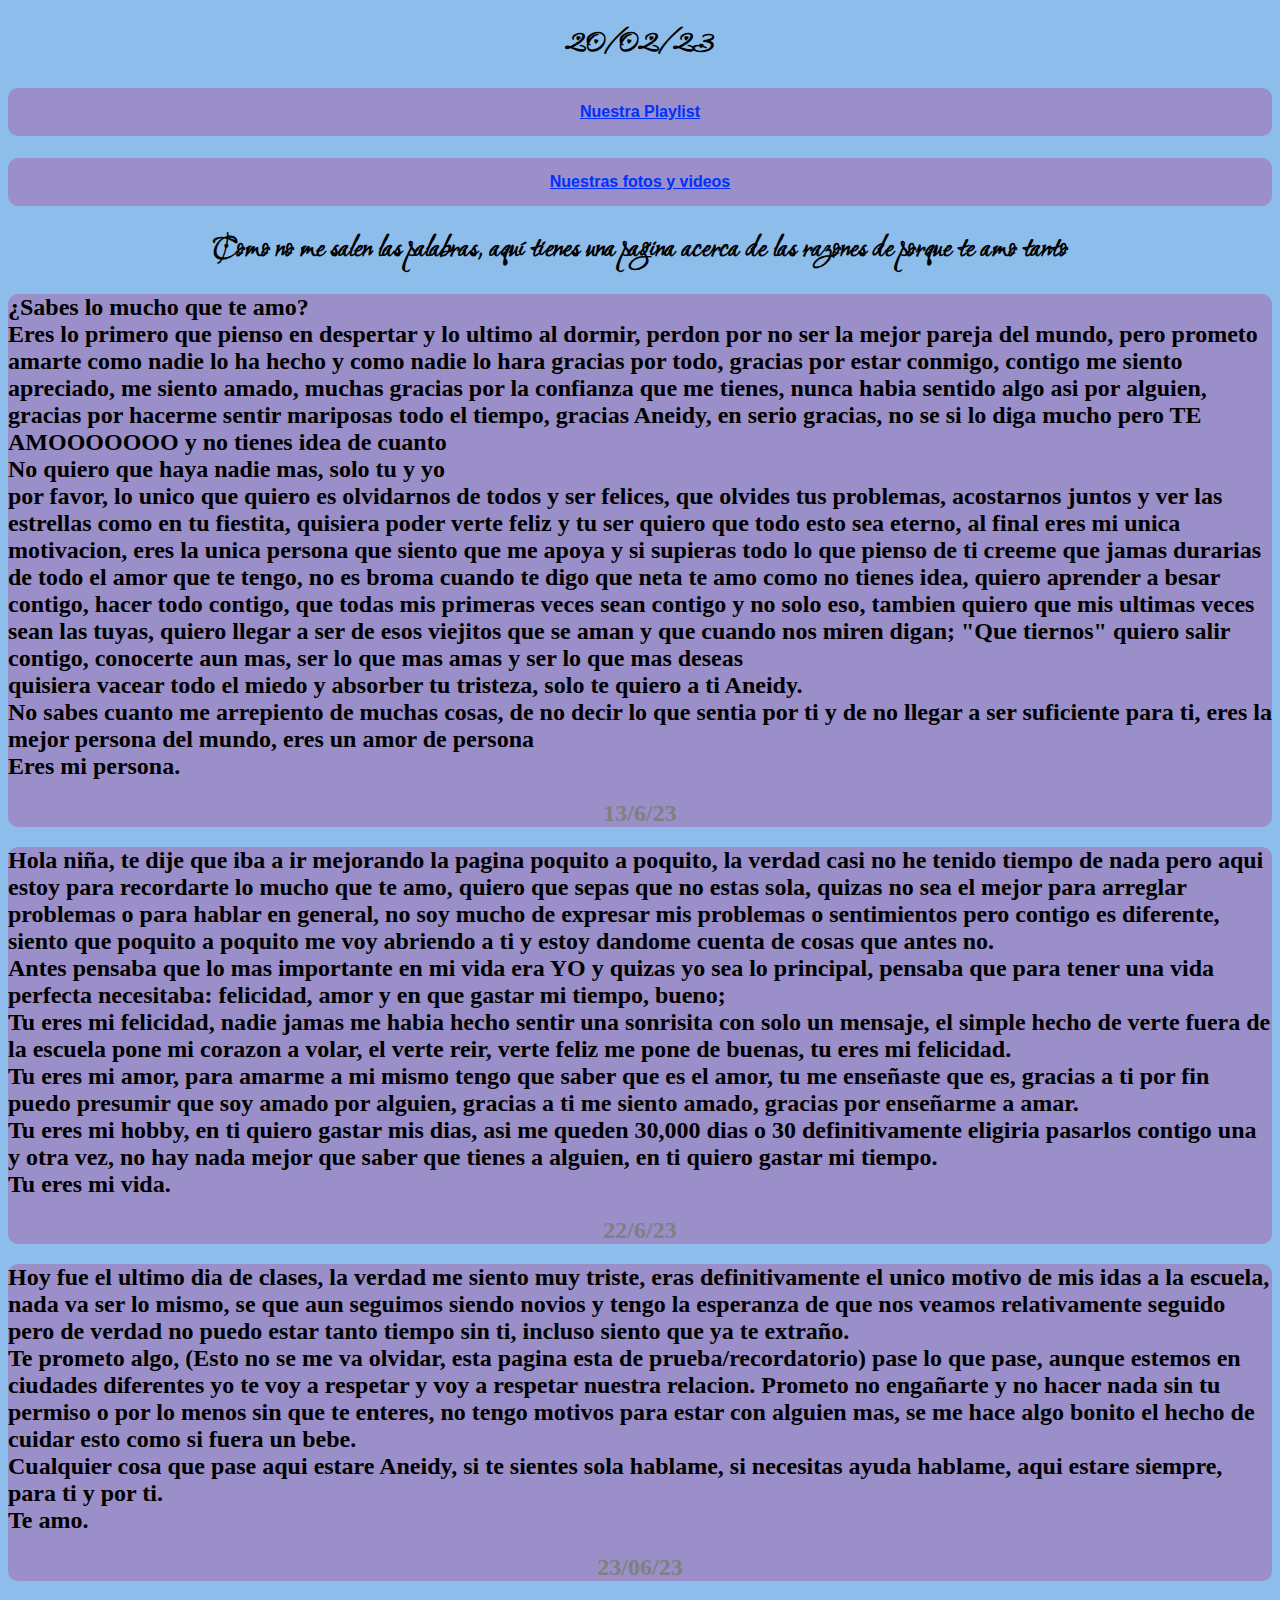
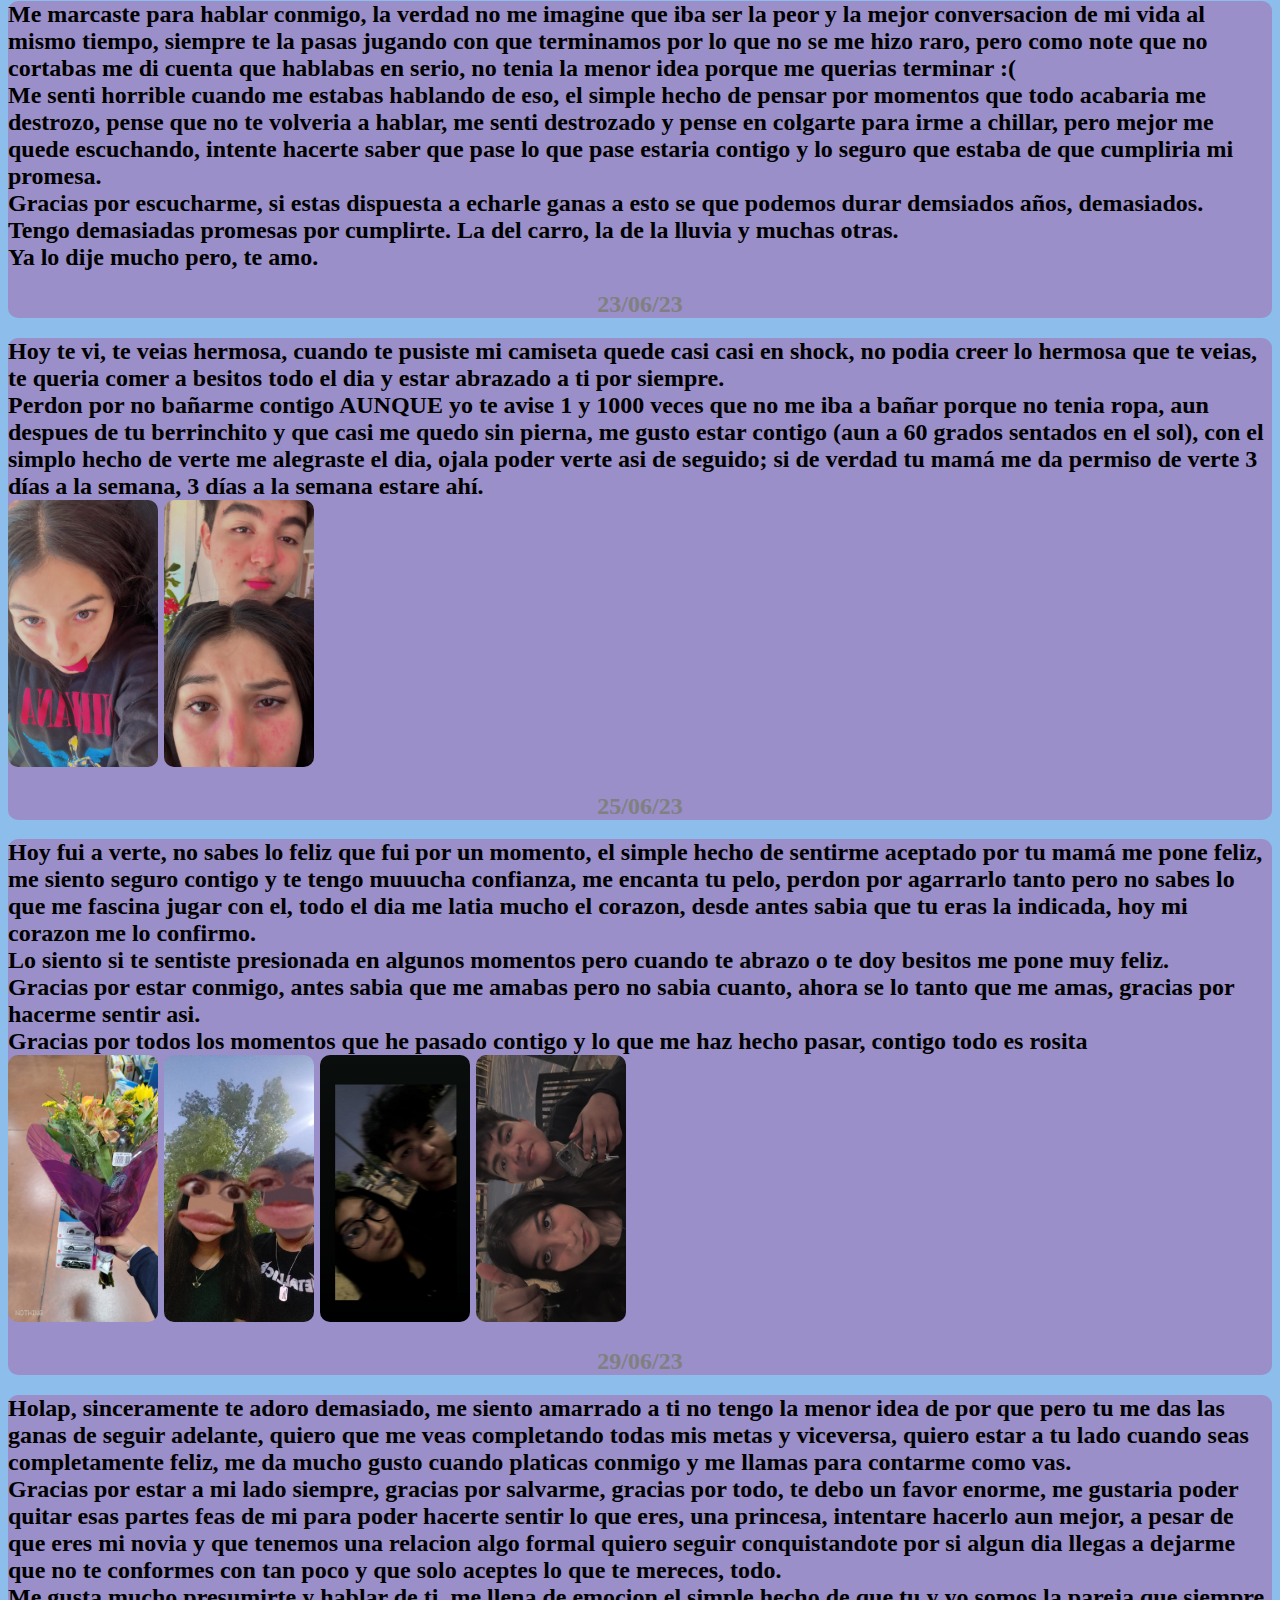
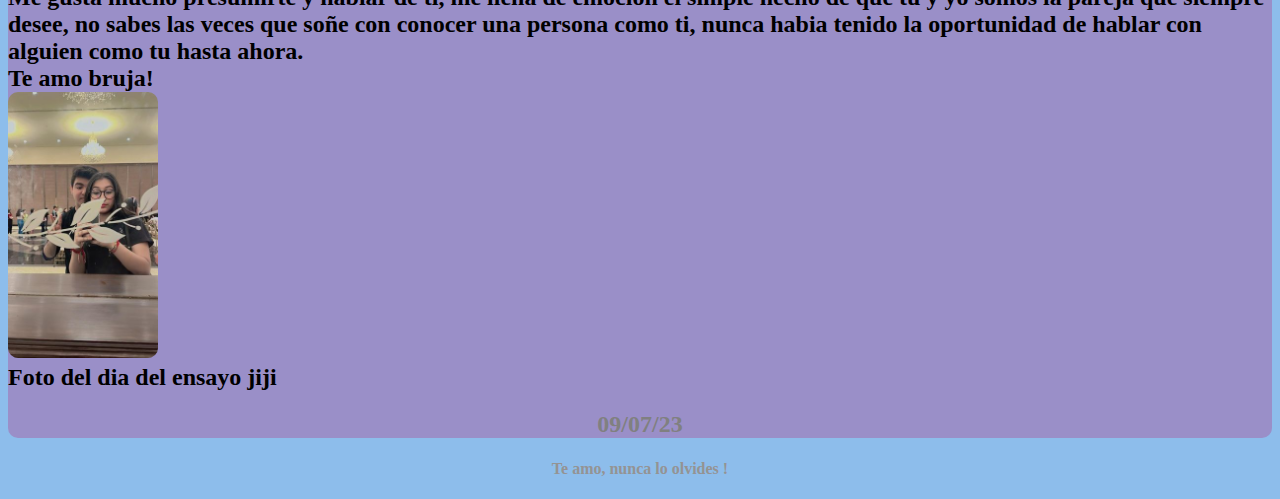
<file: antigua.html>
<!--

ü, é, á, í, ó, ú, ñ

no usar - o _ en <img> por GitHub 

-->
<!DOCTYPE html>
<html lang="es">
    <head>
        <meta charset="UTF-8">
        <meta name="viewport" content="width=device-width, initial-scale=1.0">
        <meta http-equiv="X-UA-Compatible" content="ie-edge">

        <link rel="preconnect" href="https://fonts.googleapis.com">
        <link rel="preconnect" href="https://fonts.gstatic.com" crossorigin>
        <link href="https://fonts.googleapis.com/css2?family=Nunito:wght@200&display=swap" rel="stylesheet">

        <link rel="icon" href="images\iconoa1.jpeg">
        <link rel="stylesheet" href="css.css">
    <title>20/02/23</title>
    </head>

    <body>
        <style>

a{
                display: block;
                width: 50;
                font-family: Arial;
                background-color: #9a8fc8;
                font-weight: 640;
                border-radius: 10px;
                padding: 15px 30px;
                margin: 150px 200;
                text-align: center;
            }

            body    {
                background-color:  #8dbdeb;
                font-family: 'Times New Roman';
            }
            
            
        </style>
<div style="font-family: loveAneidy" class="titulo"> 
    <h1 style="color:black">20/02/23</h1> 
</div>

<div style="font-family: loveAneidy;" class="subtitulo">
    <a style="color: rgb(0, 47, 255);"   href="https://open.spotify.com/playlist/7KQZsUtClUbr2rs9ZrdvWl?si=e7839b0cac2f47c4">Nuestra Playlist</a> <br>
</div> 
<div style="font-family: loveAneidy;" class="subtitulo">
    <a style="color: rgb(0, 47, 255);"   href="https://drive.google.com/drive/folders/1bqh5vItUquI9c0vtnLpm3S6XwyuO_Uhr?usp=sharing">Nuestras fotos y videos</a> 
</div>

<div style="font-family: loveAneidy;" class="subtitulo">
    <h1>Como no me salen las palabras, aquí tienes una pagina acerca de las razones de porque te amo tanto</h1>
</div>

<!---->
<div style="background: #9a8fc8;" class="Carta1">
         <h2 style="color: black;">¿Sabes lo mucho que te amo? <br/>
            Eres lo primero que pienso en despertar y lo ultimo al dormir, perdon por no ser la mejor pareja del mundo, pero prometo amarte como nadie lo ha hecho y como nadie lo hara
            gracias por todo, gracias por estar conmigo, contigo me siento apreciado, me siento amado, muchas gracias por la confianza que me tienes, nunca habia sentido algo asi por 
            alguien, gracias por hacerme sentir mariposas todo el tiempo, gracias Aneidy, en serio gracias, no se si lo diga mucho pero TE AMOOOOOOO 
            y no tienes idea de cuanto<br/>
            No quiero que haya nadie mas, solo tu y yo<br/> 
            por favor, lo unico que quiero es olvidarnos de todos y ser felices, que olvides tus problemas, acostarnos juntos y ver las estrellas como en tu fiestita, quisiera
            poder verte feliz y tu ser quiero que todo esto sea eterno, al final eres mi unica motivacion, eres la unica persona que siento que me apoya y si supieras todo lo que pienso de ti creeme que jamas 
            durarias de todo el amor que te tengo, no es broma cuando te digo que neta te amo como no tienes idea, quiero aprender a besar contigo, hacer todo contigo, que todas mis primeras veces sean contigo 
            y no solo eso, tambien quiero que mis ultimas veces sean las tuyas, quiero llegar a ser de esos viejitos que se aman y que cuando nos miren digan; "Que tiernos"
            quiero salir contigo, conocerte aun mas, ser lo que mas amas y ser lo que mas deseas<br/>
            quisiera vacear todo el miedo y absorber tu tristeza, solo te quiero a ti Aneidy.<br/>
            No sabes cuanto me arrepiento de muchas cosas, de no decir lo que sentia por ti y de no llegar a ser suficiente para ti, eres la mejor persona del mundo, eres un amor de persona <br/>
            Eres mi persona.<br/>
            <h2 style="color: gray; text-align: center"> 13/6/23</h2>  
         </h2>
</div>
<!---->
<!---->
<div style="background: #9a8fc8;" class="carta2">
         <h2 style="color:black">
            Hola niña, te dije que iba a ir mejorando la pagina poquito a poquito, la verdad casi no he tenido tiempo de nada pero aqui estoy para recordarte lo mucho que te amo,
            quiero que sepas que no estas sola, quizas no sea el mejor para arreglar problemas o para hablar en general, no soy mucho de expresar mis problemas o sentimientos 
            pero contigo es diferente, siento que poquito a poquito me voy abriendo a ti y estoy dandome cuenta de cosas que antes no. </br> 
            Antes pensaba que lo mas importante en mi vida era YO y quizas yo sea lo principal, pensaba que para tener una vida perfecta necesitaba: felicidad, amor y en que gastar mi 
            tiempo, bueno; </br>
            Tu eres mi felicidad, nadie jamas me habia hecho sentir una sonrisita con solo un mensaje, el simple hecho de verte fuera de la escuela pone mi corazon a volar, el verte reir, 
            verte feliz me pone de buenas, tu eres mi felicidad.</br>
            Tu eres mi amor, para amarme a mi mismo tengo que saber que es el amor, tu me enseñaste que es, gracias a ti por fin puedo presumir que soy amado por alguien, gracias a ti 
            me siento amado, gracias por enseñarme a amar. </br>
            Tu eres mi hobby, en ti quiero gastar mis dias, asi me queden 30,000 dias o 30 definitivamente eligiria pasarlos contigo una y otra vez, no hay nada mejor que saber que tienes
            a alguien, en ti quiero gastar mi tiempo. </br>
            Tu eres mi vida. <br> 
            <h2 style="color: gray; text-align: center"> 22/6/23</h2>        
         </h2>
</div>

<div style="background: #9a8fc8;" class="carta3">
    <h2 style="color: black">
        Hoy fue el ultimo dia de clases, la verdad me siento muy triste, eras definitivamente el unico motivo de mis idas a la escuela, nada va ser lo mismo, se que 
        aun seguimos siendo novios y tengo la esperanza de que nos veamos relativamente seguido pero de verdad no puedo estar tanto tiempo sin ti, incluso siento que ya te 
        extraño. </br>
        Te prometo algo, (Esto no se me va olvidar, esta pagina esta de prueba/recordatorio)
        pase lo que pase, aunque estemos en ciudades diferentes yo te voy a respetar y voy a respetar nuestra relacion. 
        Prometo no engañarte y no hacer nada sin tu permiso o por lo menos sin que te enteres, no tengo motivos para estar con alguien mas, se 
        me hace algo bonito el hecho de cuidar esto como si fuera un bebe.</br>
        Cualquier cosa que pase aqui estare Aneidy, si te sientes sola hablame, si necesitas ayuda hablame, aqui estare siempre, para ti y por ti.<br>
        Te amo.<br>
        <h2 style="color: gray; text-align: center"> 23/06/23</h2>
    </h2>
</div>

<div style="background: #9a8fc8;" class="carta4">
    <h2 style="color: black"> 
    Me marcaste para hablar conmigo, la verdad no me imagine que iba ser la peor y la mejor conversacion de mi vida al mismo tiempo, siempre te la pasas jugando con que terminamos 
    por lo que no se me hizo raro, pero como note que no cortabas me di cuenta que hablabas en serio, no tenia la menor idea porque me querias terminar :( <br>
    Me senti horrible cuando me estabas hablando de eso, el simple hecho de pensar por momentos que todo acabaria me destrozo, pense que no te volveria a hablar, me senti destrozado
    y pense en colgarte para irme a chillar, pero mejor me quede escuchando, intente hacerte saber que pase lo que pase estaria contigo y lo seguro que estaba de que cumpliria mi promesa. <br>
    Gracias por escucharme, si estas dispuesta a echarle ganas a esto se que podemos durar demsiados años, demasiados. <br>
    Tengo demasiadas promesas por cumplirte. La del carro, la de la lluvia y muchas otras. <br>
    Ya lo dije mucho pero, te amo. <br>
    <h2 style="color: gray; text-align: center">23/06/23</h2> 
    </h2>
</div>

<div style="background: #9a8fc8;" class="carta5">
    <h2>
        Hoy te vi, te veias hermosa, cuando te pusiste mi camiseta quede casi casi en shock, no podia creer lo hermosa que te veias, te queria comer a besitos todo el dia 
        y estar abrazado a ti por siempre. <br>
        Perdon por no bañarme contigo AUNQUE yo te avise 1 y 1000 veces que no me iba a bañar porque no tenia ropa, aun despues de tu berrinchito y que casi me quedo sin pierna,
        me gusto estar contigo (aun a 60 grados sentados en el sol), con el simplo hecho de verte me alegraste el dia, ojala poder verte asi de seguido; si de verdad tu mamá me da 
        permiso de verte 3 días a la semana, 3 días a la semana estare ahí.<br>
        <img src="images\carta5a1.jpg" width="150" alt="Foto tuya" style="border-radius: 10px;"> 
        <img src="images\carta5a2.jpg" width="150" alt="Foto de nosotros" style="border-radius: 10px;"> 
        <h2 style="color: gray; text-align: center;">25/06/23</h2> 
    </h2>
</div>

<div style="background: #9a8fc8;" class="carta6">
    <h2>
        Hoy fui a verte, no sabes lo feliz que fui por un momento, el simple hecho de sentirme aceptado por tu mamá me pone feliz, me siento seguro contigo y te tengo 
        muuucha confianza, me encanta tu pelo, perdon por agarrarlo tanto pero no sabes lo que me fascina jugar con el, todo el dia me latia mucho el corazon, desde antes 
        sabia que tu eras la indicada, hoy mi corazon me lo confirmo. <br> 
        Lo siento si te sentiste presionada en algunos momentos pero cuando te abrazo o te doy besitos me pone muy feliz. <br>
        Gracias por estar conmigo, antes sabia que me amabas pero no sabia cuanto, ahora se lo tanto que me amas, gracias por hacerme sentir asi.<br>
        Gracias por todos los momentos que he pasado contigo y lo que me haz hecho pasar, contigo todo es rosita <br>
        <img src="images\carta6a1.jpg" width="150" alt="Foto tuya" style="border-radius: 10px;"> 
        <img src="images\carta6a2.jpg" width="150" alt="Foto tuya" style="border-radius: 10px;"> 
        <img src="images\carta6a3.jpg" width="150" alt="Foto de nosotros" style="border-radius: 10px;"> 
        <img src="images\carta6a4.jpg" width="150" alt="Foto tuya" style="border-radius: 10px;"> 
        <h2 style="color: gray; text-align: center">29/06/23</h2> 
    </h2>
</div>

<div style="background: #9a8fc8;" class="carta7">
    <h2>
        Holap, sinceramente te adoro demasiado, me siento amarrado a ti no tengo la menor idea de por que pero tu me das las ganas de seguir adelante, quiero que me veas 
        completando todas mis metas y viceversa, quiero estar a tu lado cuando seas completamente feliz, me da mucho gusto cuando platicas conmigo y me llamas para contarme como vas.<br>
        Gracias por estar a mi lado siempre, gracias por salvarme, gracias por todo, te debo un favor enorme, me gustaria poder quitar esas partes feas de mi para poder 
        hacerte sentir lo que eres, una princesa, intentare hacerlo aun mejor, a pesar de que eres mi novia y que tenemos una relacion algo formal quiero seguir conquistandote 
        por si algun dia llegas a dejarme que no te conformes con tan poco y que solo aceptes lo que te mereces, todo.<br>
        Me gusta mucho presumirte y hablar de ti, me llena de emocion el simple hecho de que tu y yo somos la pareja que siempre desee, no sabes las veces 
        que soñe con conocer una persona como ti, nunca habia tenido la oportunidad de hablar con alguien como tu hasta ahora.<br>
        Te amo bruja! <br>
        <img src="images\carta7a1.jpg" width="150" alt="Foto de nosotros" style="border-radius: 10px;"> <br>
        Foto del dia del ensayo jiji
        <h2 style="color: gray; text-align: center">09/07/23</h2> 
    </h2>
</div>

<h4 style="color: rgb(148, 147, 147); text-align: center;">Te amo, nunca lo olvides !</h4> 

    </body>
</html>
<!--

ü, é, á, í, ó, ú, ñ

no usar - o _ en <img> por GitHub

<div> <h5 style="color: gray; text-align: center">3:30 PM</h5> </div> ------ Para poner hora en las cartas (arriba)

-->
</file>
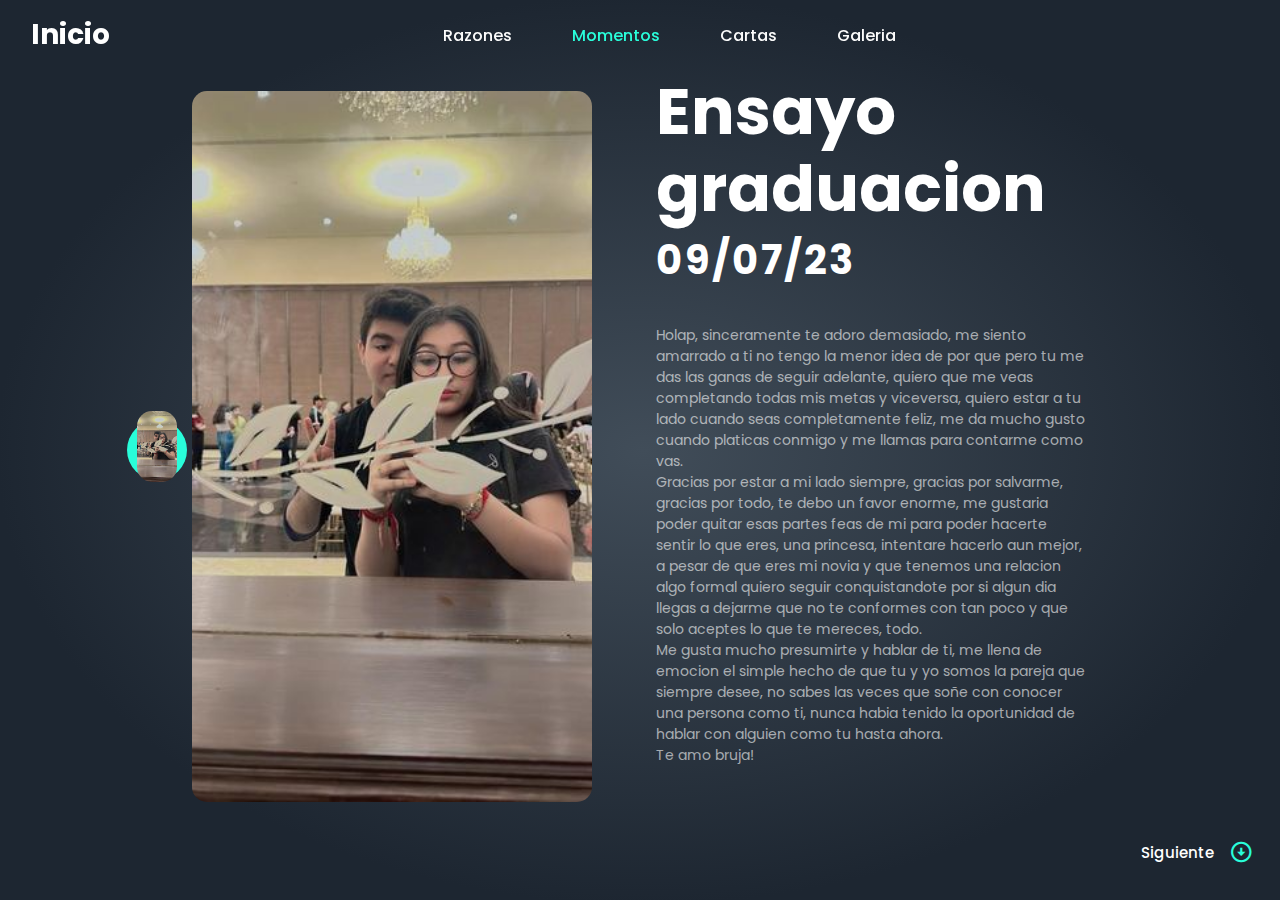
<file: carta3.html>
<!DOCTYPE html>
<html>
    <head>
        <meta charset="UTF-8">
        <meta name="viewport" content="width=device-width, initial-scale=1">
        <Title>Galeria</Title>

        <link rel="stylesheet"
        href="https://cdn.jsdelivr.net/npm/boxicons@latest/css/boxicons.min.css">

<!--CSS Link-->
        <link rel="stylesheet" type="text/css" href="css\galeria.css">
<!--Box icon-->
<!--Google fonts-->
        <link rel="preconnect" href="https://fonts.googleapis.com">
        <link rel="preconnect" href="https://fonts.gstatic.com" crossorigin>
        <link href="https://fonts.googleapis.com/css2?family=Poppins:wght@600&display=swap" rel="stylesheet">
    </head>
<!--Cuerpo-->
    <body>
        <header>
            <a href="index.html" class="logo"><i class="ri-heart-fill"></i>Inicio</a>

            <ul class="navbar">
                <li><a href="razones.html">Razones</a></li>
                <li><a href="momentos.html" class="active">Momentos</a></li>
                <li><a href="cartas.html">Cartas</a></li>
                <li><a href="galeria.html">Galeria</a></li>
            </ul>

            <div class="header-icons"> 
                <i class=''></i>
            </div class="bx bx-menu" id="menu-icon">
        </header>
<!--Home1-->
        <section class="home">
            <div class="home-img">
                <img src="images/carta7a1.jpg" class="one" width="400" style="border-radius: 15px;">
            </div>

            <div class="home-text">
                <h1>Ensayo graduacion</h1>
                <h3>09/07/23</h3>
                <h5>Holap, sinceramente te adoro demasiado, me siento amarrado a ti no tengo la menor idea de por que pero tu me das las ganas de seguir adelante, quiero que me veas 
                    completando todas mis metas y viceversa, quiero estar a tu lado cuando seas completamente feliz, me da mucho gusto cuando platicas conmigo y me llamas para contarme como vas.<br>
                    Gracias por estar a mi lado siempre, gracias por salvarme, gracias por todo, te debo un favor enorme, me gustaria poder quitar esas partes feas de mi para poder 
                    hacerte sentir lo que eres, una princesa, intentare hacerlo aun mejor, a pesar de que eres mi novia y que tenemos una relacion algo formal quiero seguir conquistandote 
                    por si algun dia llegas a dejarme que no te conformes con tan poco y que solo aceptes lo que te mereces, todo.<br>
                    Me gusta mucho presumirte y hablar de ti, me llena de emocion el simple hecho de que tu y yo somos la pareja que siempre desee, no sabes las veces 
                    que soñe con conocer una persona como ti, nunca habia tenido la oportunidad de hablar con alguien como tu hasta ahora.<br>
                    Te amo bruja!</h5> 

            </div>
        </section>
<!--Fotos chiquitas-->
        <div class="main">
            <div class="row">
                <li><img src="images/carta7a1.jpg" width="400" style="border-radius: 15px;" onclick="slider('images/carta7a1.jpg')"></li>
            </div>
        </div>

        <a href="carta4.html" class="bottom">Siguiente<i class='bx bx-down-arrow-circle'></i></a>

        <script type="text/javascript">
            function slider(anything){ 
            document.querySelector('.one').src = anything;
            }; 

            let menu = document.querySelector('#menu-icon')
            let navbar = document.querySelector('.navbar')

            menu.onclick = () => {
                menu.classList.toggle('bx-x')
                navbar.classList.toggle('open')
            }
        </script>
    </body>
</html>
</file>
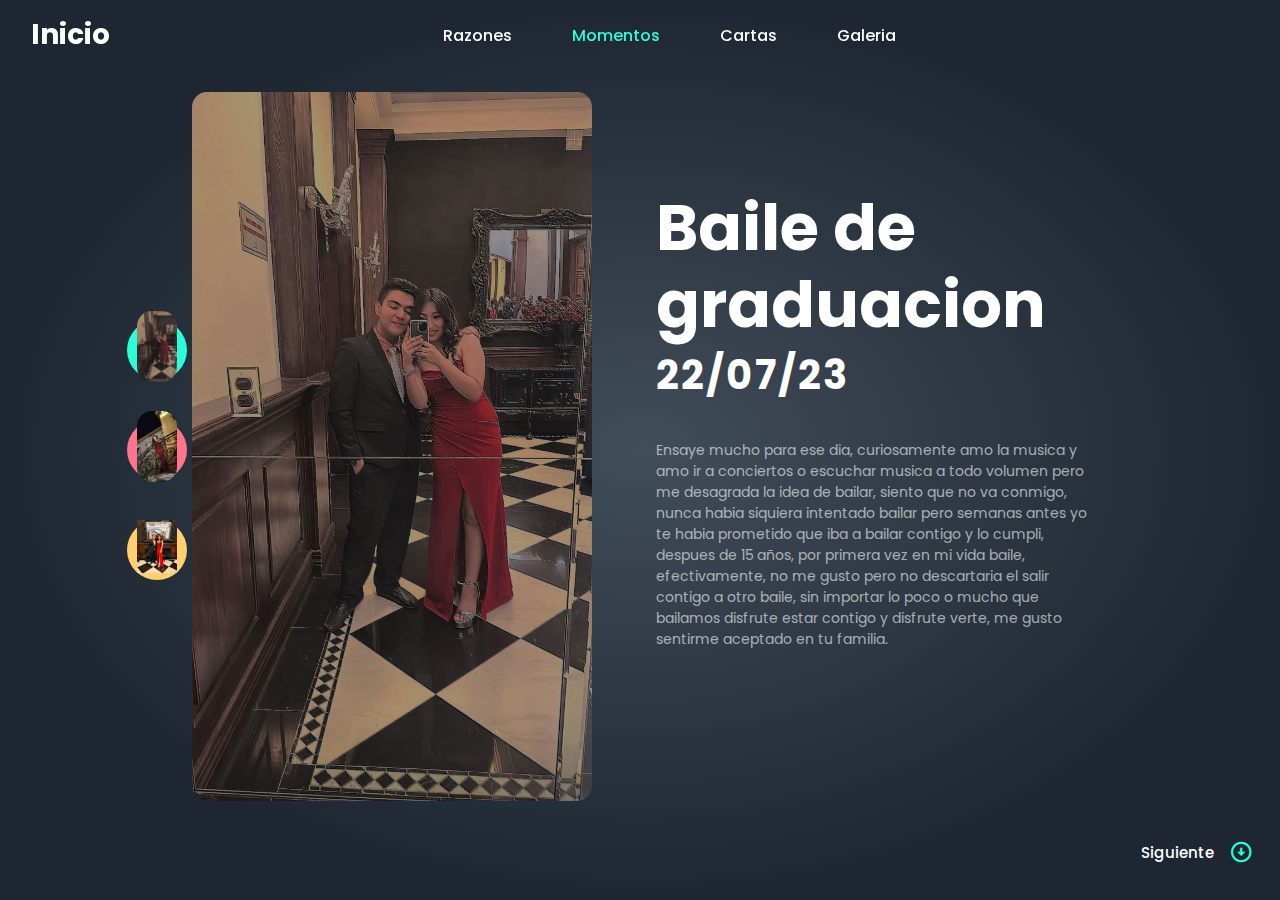
<file: carta4.html>
<!DOCTYPE html>
<html>
    <head>
        <meta charset="UTF-8">
        <meta name="viewport" content="width=device-width, initial-scale=1">
        <Title>Galeria</Title>

        <link rel="stylesheet"
        href="https://cdn.jsdelivr.net/npm/boxicons@latest/css/boxicons.min.css">

<!--CSS Link-->
        <link rel="stylesheet" type="text/css" href="css\galeria.css">
<!--Box icon-->
<!--Google fonts-->
        <link rel="preconnect" href="https://fonts.googleapis.com">
        <link rel="preconnect" href="https://fonts.gstatic.com" crossorigin>
        <link href="https://fonts.googleapis.com/css2?family=Poppins:wght@600&display=swap" rel="stylesheet">
    </head>
<!--Cuerpo-->
    <body>
        <header>
            <a href="index.html" class="logo"><i class="ri-heart-fill"></i>Inicio</a>

            <ul class="navbar">
                <li><a href="razones.html">Razones</a></li>
                <li><a href="momentos.html" class="active">Momentos</a></li>
                <li><a href="cartas.html">Cartas</a></li>
                <li><a href="galeria.html">Galeria</a></li>
            </ul>

            <div class="header-icons"> 
                <i class=''></i>
            </div class="bx bx-menu" id="menu-icon">
        </header>
<!--Home1-->
        <section class="home">
            <div class="home-img">
                <img src="images\carta8a2.jpg" class="one" width="400" style="border-radius: 15px;">
            </div>

            <div class="home-text">
                <h1>Baile de graduacion</h1>
                <h3>22/07/23</h3>
                <h5>Ensaye mucho para ese dia, curiosamente amo la musica y amo ir a conciertos o escuchar musica a todo volumen pero me desagrada la idea de bailar, siento que 
                    no va conmigo, nunca habia siquiera intentado bailar pero semanas antes yo te habia prometido que iba a bailar contigo y lo cumpli, despues de 15 años, por 
                    primera vez en mi vida baile, efectivamente, no me gusto pero no descartaria el salir contigo a otro baile, sin importar lo poco o mucho que bailamos disfrute estar contigo
                    y disfrute verte, me gusto sentirme aceptado en tu familia. 
                </h5> 

            </div>
        </section>
<!--Fotos chiquitas-->
<div class="main">
    <div class="row">
        <li><img src="images\carta8a2.jpg" width="400" style="border-radius: 15px;" onclick="slider('images/carta8a2.jpg')"></li>
    </div>

    <div class="row row2">
        <li><img src="images\carta8a1.jpg" width="400" style="border-radius: 15px;" onclick="slider('images/carta8a1.jpg')"></li>
    </div>

    <div class="row row3">
        <li><img src="images\carta8a3.jpg" onclick="slider('images/carta8a3.jpg')"></li>
    </div>
</div>
        <a href="carta5.html" class="bottom">Siguiente<i class='bx bx-down-arrow-circle'></i></a>

        <script type="text/javascript">
            function slider(anything){ 
            document.querySelector('.one').src = anything;
            }; 

            let menu = document.querySelector('#menu-icon')
            let navbar = document.querySelector('.navbar')

            menu.onclick = () => {
                menu.classList.toggle('bx-x')
                navbar.classList.toggle('open')
            }
        </script>
    </body>
</html>
</file>
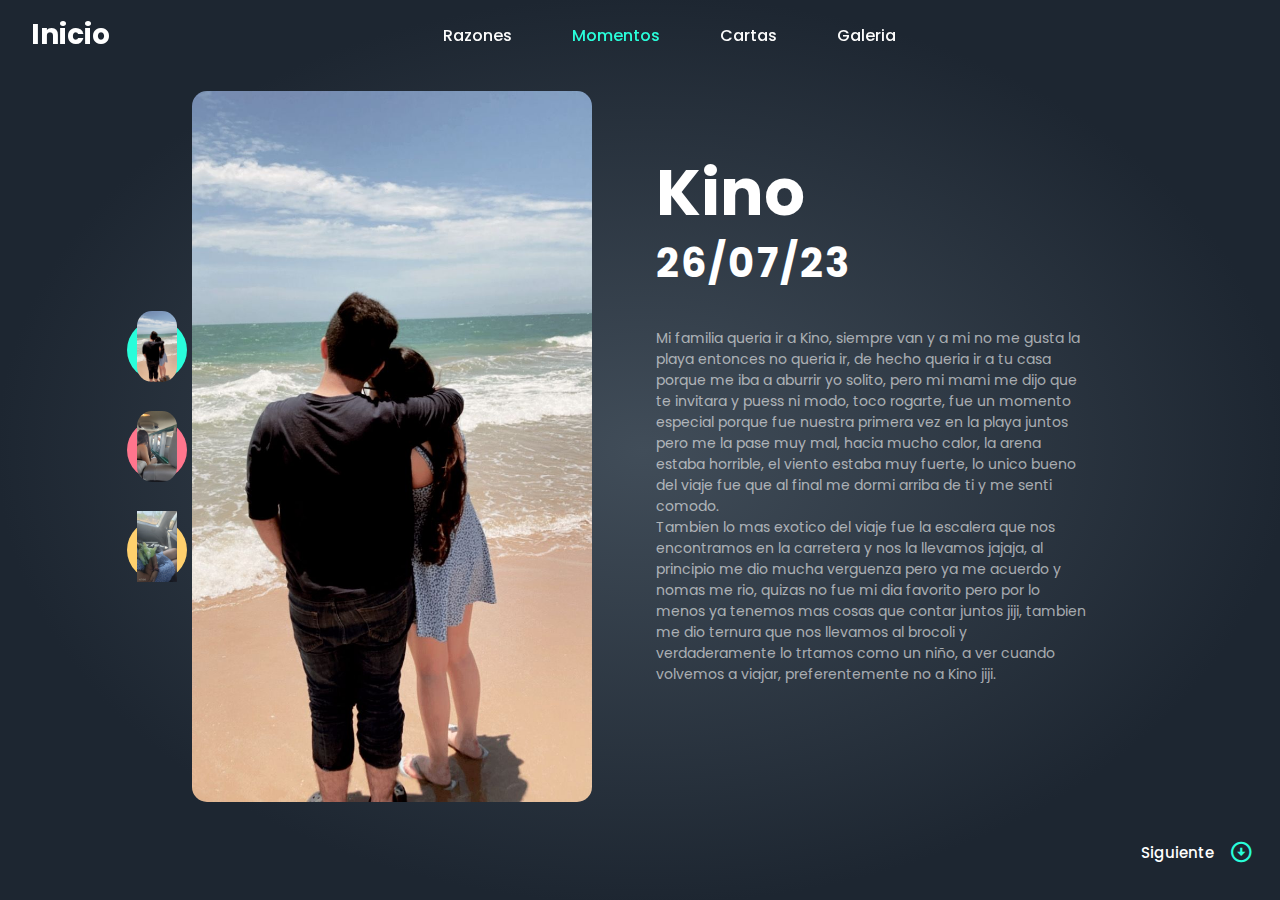
<file: carta5.html>
<!DOCTYPE html>
<html>
    <head>
        <meta charset="UTF-8">
        <meta name="viewport" content="width=device-width, initial-scale=1">
        <Title>Galeria</Title>

        <link rel="stylesheet"
        href="https://cdn.jsdelivr.net/npm/boxicons@latest/css/boxicons.min.css">

<!--CSS Link-->
        <link rel="stylesheet" type="text/css" href="css\galeria.css">
<!--Box icon-->
<!--Google fonts-->
        <link rel="preconnect" href="https://fonts.googleapis.com">
        <link rel="preconnect" href="https://fonts.gstatic.com" crossorigin>
        <link href="https://fonts.googleapis.com/css2?family=Poppins:wght@600&display=swap" rel="stylesheet">
    </head>
<!--Cuerpo-->
    <body>
        <header>
            <a href="index.html" class="logo"><i class="ri-heart-fill"></i>Inicio</a>

            <ul class="navbar">
                <li><a href="razones.html">Razones</a></li>
                <li><a href="momentos.html" class="active">Momentos</a></li>
                <li><a href="cartas.html">Cartas</a></li>
                <li><a href="galeria.html">Galeria</a></li>
            </ul>

            <div class="header-icons"> 
                <i class=''></i>
            </div class="bx bx-menu" id="menu-icon">
        </header>
<!--Home1-->
        <section class="home">
            <div class="home-img">
                <img src="images\carta9a1.jpg" class="one" width="400" style="border-radius: 15px;">
            </div>

            <div class="home-text">
                <h1>Kino</h1>
                <h3>26/07/23</h3>
                <h5>Mi familia queria ir a Kino, siempre van y a mi no me gusta la playa entonces no queria ir, de hecho queria ir a tu casa porque me iba a aburrir yo solito, pero 
                    mi mami me dijo que te invitara y puess ni modo, toco rogarte, fue un momento especial porque fue nuestra primera vez en la playa juntos pero me la pase muy mal, hacia 
                    mucho calor, la arena estaba horrible, el viento estaba muy fuerte, lo unico bueno del viaje fue que al final me dormi arriba de ti y me senti comodo. <br>
                    Tambien lo mas exotico del viaje fue la escalera que nos encontramos en la carretera y nos la llevamos jajaja, al principio me dio mucha verguenza pero ya me acuerdo y 
                    nomas me rio, quizas no fue mi dia favorito pero por lo menos ya tenemos mas cosas que contar juntos jiji, tambien me dio ternura que nos llevamos al brocoli y verdaderamente 
                    lo trtamos como un niño, a ver cuando volvemos a viajar, preferentemente no a Kino jiji.
                </h5> 

            </div>
        </section>
<!--Fotos chiquitas-->
<div class="main">
    <div class="row">
        <li><img src="images\carta9a1.jpg" width="400" style="border-radius: 15px;" onclick="slider('images/carta9a1.jpg')"></li>
    </div>

    <div class="row row2">
        <li><img src="images\carta9a3.jpg" width="400" style="border-radius: 15px;" onclick="slider('images/carta9a3.jpg')"></li>
    </div>

    <div class="row row3">
        <li><img src="images\carta9a2.jpg" onclick="slider('images/carta9a2.jpg')"></li>
    </div>
</div>
        <a href="carta6.html" class="bottom">Siguiente<i class='bx bx-down-arrow-circle'></i></a>

        <script type="text/javascript">
            function slider(anything){ 
            document.querySelector('.one').src = anything;
            }; 

            let menu = document.querySelector('#menu-icon')
            let navbar = document.querySelector('.navbar')

            menu.onclick = () => {
                menu.classList.toggle('bx-x')
                navbar.classList.toggle('open')
            }
        </script>
    </body>
</html>
</file>
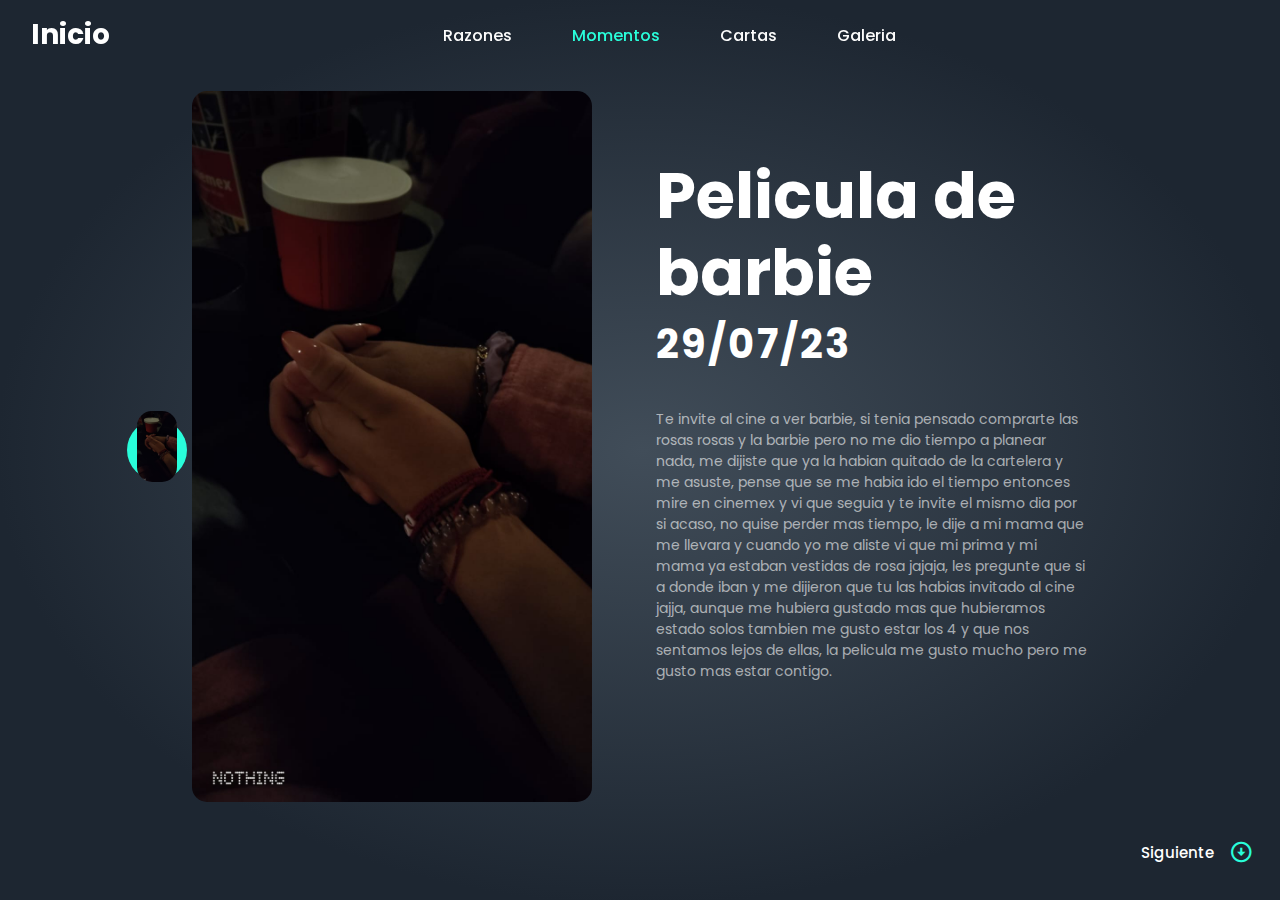
<file: carta6.html>
<!DOCTYPE html>
<html>
    <head>
        <meta charset="UTF-8">
        <meta name="viewport" content="width=device-width, initial-scale=1">
        <Title>Galeria</Title>

        <link rel="stylesheet"
        href="https://cdn.jsdelivr.net/npm/boxicons@latest/css/boxicons.min.css">

<!--CSS Link-->
        <link rel="stylesheet" type="text/css" href="css\galeria.css">
<!--Box icon-->
<!--Google fonts-->
        <link rel="preconnect" href="https://fonts.googleapis.com">
        <link rel="preconnect" href="https://fonts.gstatic.com" crossorigin>
        <link href="https://fonts.googleapis.com/css2?family=Poppins:wght@600&display=swap" rel="stylesheet">
    </head>
<!--Cuerpo-->
    <body>
        <header>
            <a href="index.html" class="logo"><i class="ri-heart-fill"></i>Inicio</a>

            <ul class="navbar">
                <li><a href="razones.html">Razones</a></li>
                <li><a href="momentos.html" class="active">Momentos</a></li>
                <li><a href="cartas.html">Cartas</a></li>
                <li><a href="galeria.html">Galeria</a></li>
            </ul>

            <div class="header-icons"> 
                <i class=''></i>
            </div class="bx bx-menu" id="menu-icon">
        </header>
<!--Home1-->
        <section class="home">
            <div class="home-img">
                <img src="images\carta10a1.jpg" class="one" width="400" style="border-radius: 15px;">
            </div>

            <div class="home-text">
                <h1>Pelicula de barbie</h1>
                <h3>29/07/23</h3>
                <h5>Te invite al cine a ver barbie, si tenia pensado comprarte las rosas rosas y la barbie pero no me dio tiempo a planear nada, me dijiste que ya la habian 
                    quitado de la cartelera y me asuste, pense que se me habia ido el tiempo entonces mire en cinemex y vi que seguia y te invite el mismo dia por si acaso, no 
                    quise perder mas tiempo, le dije a mi mama que me llevara y cuando yo me aliste vi que mi prima y mi mama ya estaban vestidas de rosa jajaja, les pregunte que 
                    si a donde iban y me dijieron que tu las habias invitado al cine jajja, aunque me hubiera gustado mas que hubieramos estado solos tambien me gusto estar los 4 y que 
                nos sentamos lejos de ellas, la pelicula me gusto mucho pero me gusto mas estar contigo.  </h5> 

            </div>
        </section>
<!--Fotos chiquitas-->
        <div class="main">
            <div class="row">
                <li><img src="images\carta10a1.jpg" width="400" style="border-radius: 15px;" onclick="slider('images/carta10a1.jpg')"></li>
            </div>
        </div>

        <a href="carta7.html" class="bottom">Siguiente<i class='bx bx-down-arrow-circle'></i></a>

        <script type="text/javascript">
            function slider(anything){ 
            document.querySelector('.one').src = anything;
            }; 

            let menu = document.querySelector('#menu-icon')
            let navbar = document.querySelector('.navbar')

            menu.onclick = () => {
                menu.classList.toggle('bx-x')
                navbar.classList.toggle('open')
            }
        </script>
    </body>
</html>
</file>
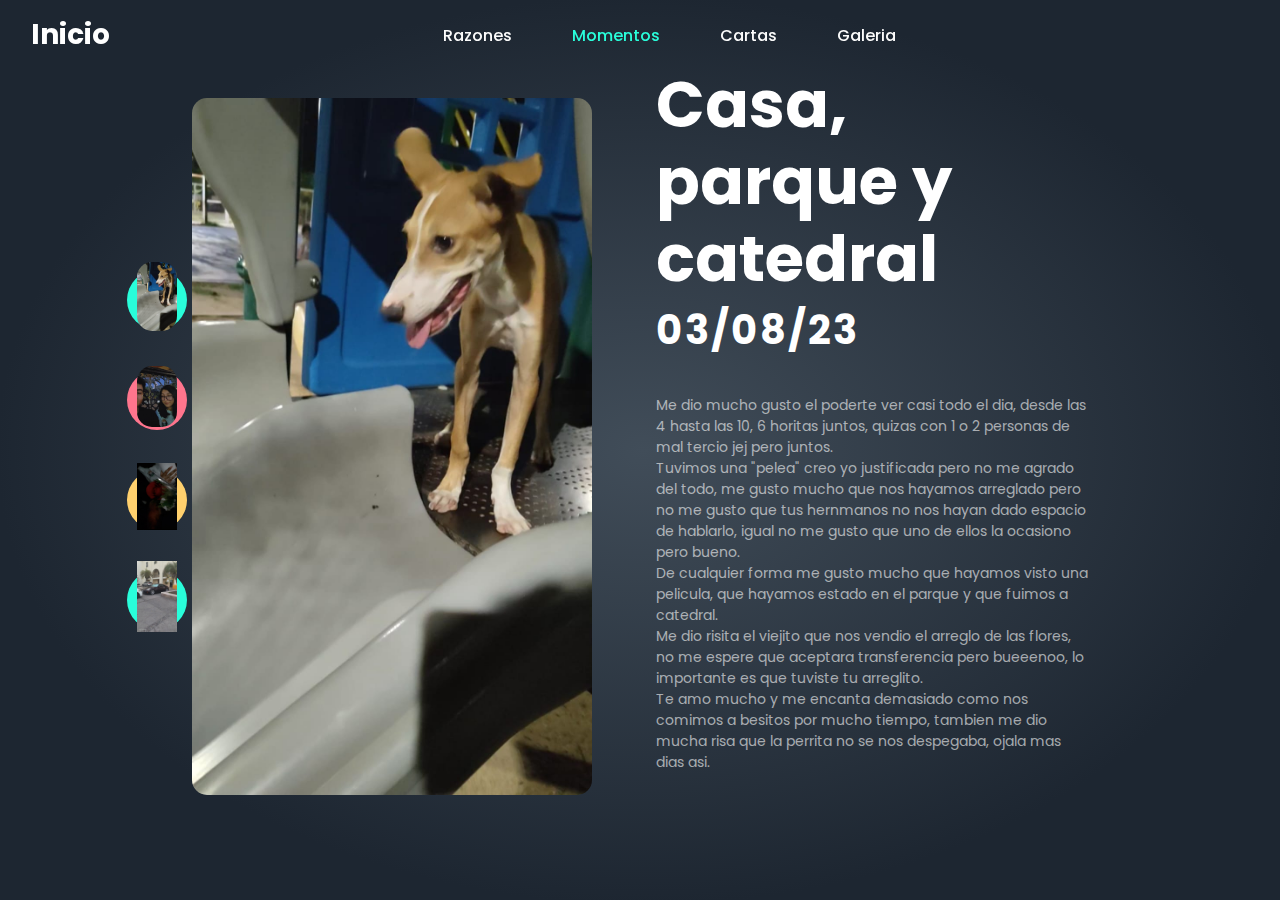
<file: carta7.html>
<!DOCTYPE html>
<html>
    <head>
        <meta charset="UTF-8">
        <meta name="viewport" content="width=device-width, initial-scale=1">
        <Title>Galeria</Title>

        <link rel="stylesheet"
        href="https://cdn.jsdelivr.net/npm/boxicons@latest/css/boxicons.min.css">

<!--CSS Link-->
        <link rel="stylesheet" type="text/css" href="css\galeria.css">
<!--Box icon-->
<!--Google fonts-->
        <link rel="preconnect" href="https://fonts.googleapis.com">
        <link rel="preconnect" href="https://fonts.gstatic.com" crossorigin>
        <link href="https://fonts.googleapis.com/css2?family=Poppins:wght@600&display=swap" rel="stylesheet">
    </head>
<!--Cuerpo-->
    <body>
        <header>
            <a href="index.html" class="logo"><i class="ri-heart-fill"></i>Inicio</a>

            <ul class="navbar">
                <li><a href="razones.html">Razones</a></li>
                <li><a href="momentos.html" class="active">Momentos</a></li>
                <li><a href="cartas.html">Cartas</a></li>
                <li><a href="galeria.html">Galeria</a></li>
            </ul>

            <div class="header-icons"> 
                <i class=''></i>
            </div class="bx bx-menu" id="menu-icon">
        </header>
<!--Home1-->
        <section class="home">
            <div class="home-img">
                <img src="images\carta11a1.jpg" class="one" width="400" style="border-radius: 15px;">
            </div>

            <div class="home-text">
                <h1>Casa, parque y catedral</h1>
                <h3>03/08/23</h3>
                <h5>Me dio mucho gusto el poderte ver casi todo el dia, desde las 4 hasta las 10, 6 horitas juntos, quizas con 1 o 2 personas de mal tercio jej pero juntos.<br>
                    Tuvimos una "pelea" creo yo justificada pero no me agrado del todo, me gusto mucho que nos hayamos arreglado pero no me gusto que tus hernmanos no nos hayan 
                    dado espacio de hablarlo, igual no me gusto que uno de ellos la ocasiono pero bueno. <br> 
                    De cualquier forma me gusto mucho que hayamos visto una pelicula, que hayamos estado en el parque y que fuimos a catedral.<br>
                    Me dio risita el viejito que nos vendio el arreglo de las flores, no me espere que aceptara transferencia pero bueeenoo, lo importante es que tuviste tu arreglito. <br>
                    Te amo mucho y me encanta demasiado como nos comimos a besitos por mucho tiempo, tambien me dio mucha risa que la perrita no se nos despegaba, ojala mas dias asi. 
                </h5> 

            </div>
        </section>
<!--FoFotos chiquitas-->
<div class="main">
    <div class="row">
        <li><img src="images\carta11a1.jpg" width="400" style="border-radius: 15px;" onclick="slider('images/carta11a1.jpg')"></li>
    </div>

    <div class="row row2">
        <li><img src="images\carta11a2.jpg" width="400" style="border-radius: 15px;" onclick="slider('images/carta11a2.jpg')"></li>
    </div>

    <div class="row row3">
        <li><img src="images\carta11a3.jpg" onclick="slider('images/carta11a3.jpg')"></li>
    </div>

    <div class="row row4">
        <li><img src="images\carta11a4.jpg" onclick="slider('images/carta11a4.jpg')"></li>
    </div>
</div>

<!--       <a href="###" class="bottom">Siguiente<i class='bx bx-down-arrow-circle'></i></a> -->  

        <script type="text/javascript">
            function slider(anything){ 
            document.querySelector('.one').src = anything;
            }; 

            let menu = document.querySelector('#menu-icon')
            let navbar = document.querySelector('.navbar')

            menu.onclick = () => {
                menu.classList.toggle('bx-x')
                navbar.classList.toggle('open')
            }
        </script>
    </body>
</html>
</file>
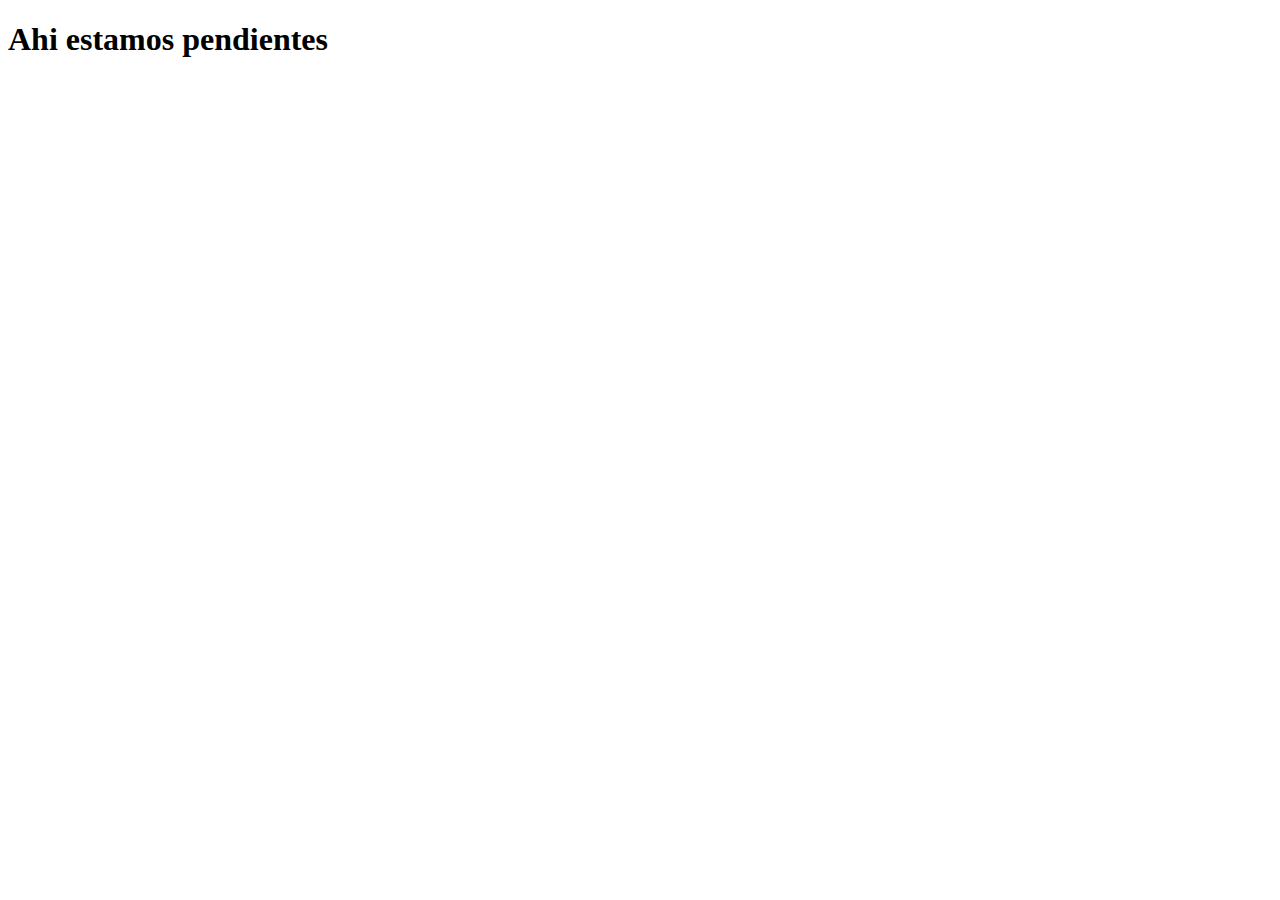
<file: galeria.html>
<!DOCTYPE html>
<html lang="en">
<head>
    <meta charset="UTF-8">
    <meta name="viewport" content="width=device-width, initial-scale=1.0">
    <title>Document</title>
</head>
<body>
    <h1>Ahi estamos pendientes</h1>
</body>
</html>
</file>
<file: css.css>
@font-face {
    font-family: loveAneidy;
    src: url(LoveLight-Regular.ttf);
  }

h1 {
    text-align: center;
    margin-top: 20;
}

h3{
    text-align: right;
}
  
  p {
    background-color: hsl(240, 1%, 100%);
    color: #000000;
  }

  body{
    font-family: 'Trebuchet MS', 'Lucida Sans Unicode', 'Lucida Grande', 'Lucida Sans', Arial, sans-serif;
    background-color: #21222c;
}

div {
  border-radius: 10px;
}
</file>
